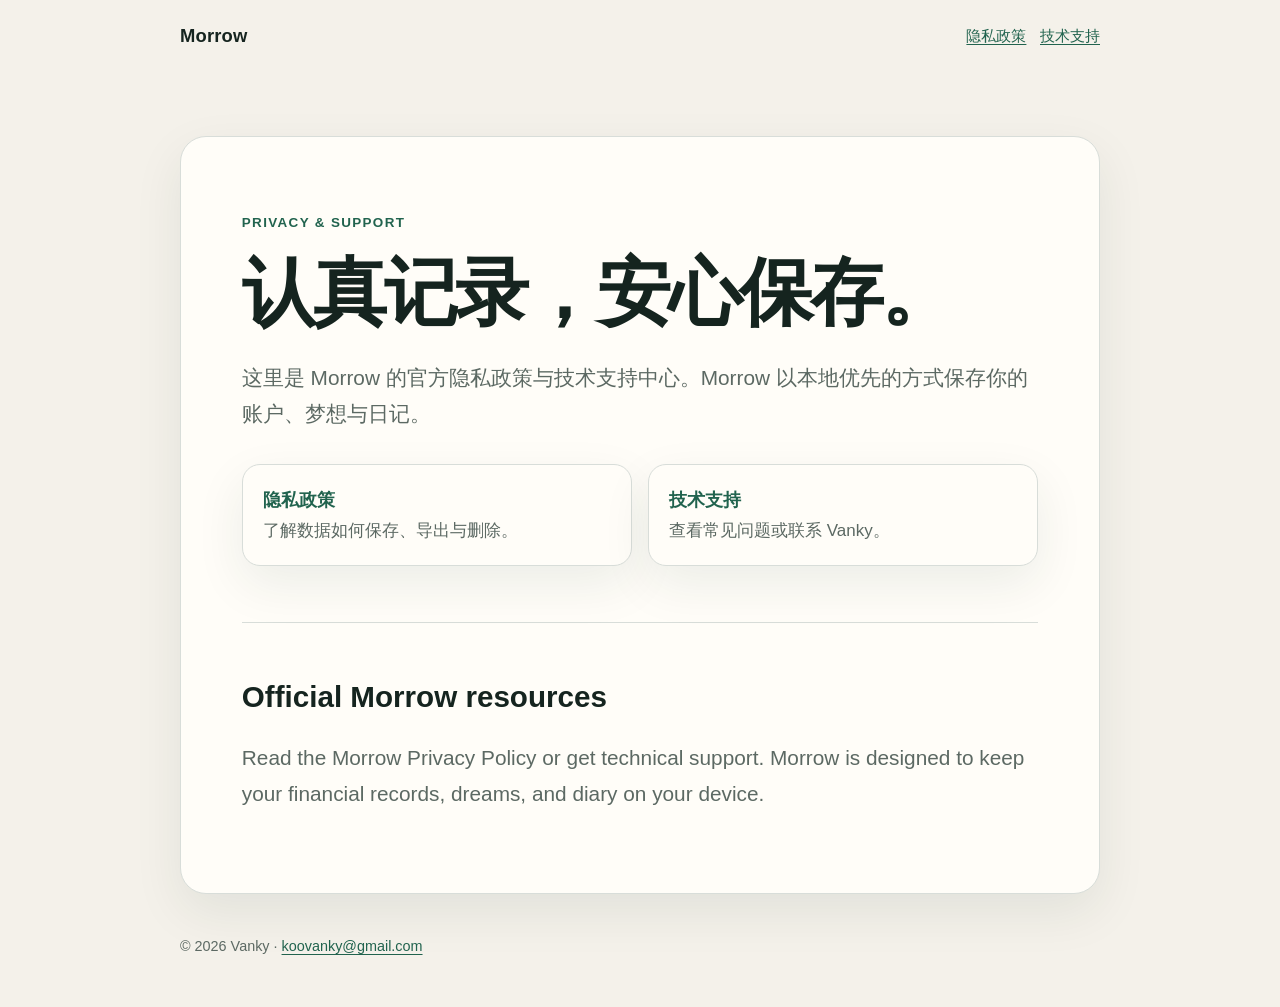
<file: site/index.html>
<!doctype html>
<html lang="zh-Hans">
<head>
  <meta charset="utf-8">
  <meta name="viewport" content="width=device-width, initial-scale=1">
  <meta name="description" content="Morrow 官方隐私政策与技术支持。Official privacy policy and support for Morrow.">
  <meta name="color-scheme" content="light dark">
  <meta http-equiv="Content-Security-Policy" content="default-src 'self'; style-src 'self'; img-src 'self' data:; object-src 'none'; base-uri 'none'; form-action 'none'">
  <title>Morrow · 隐私与支持</title>
  <link rel="canonical" href="https://vankykoo.cn/morrow-support/">
  <link rel="stylesheet" href="assets/styles.css">
</head>
<body>
  <a class="skip-link" href="#content">跳到正文</a>
  <header class="site-header">
    <a class="brand" href="./">Morrow</a>
    <nav aria-label="主导航">
      <a href="privacy/">隐私政策</a>
      <a href="support/">技术支持</a>
    </nav>
  </header>
  <main id="content">
    <section class="hero">
      <p class="eyebrow">Privacy &amp; Support</p>
      <h1>认真记录，安心保存。</h1>
      <p class="lede">这里是 Morrow 的官方隐私政策与技术支持中心。Morrow 以本地优先的方式保存你的账户、梦想与日记。</p>
      <div class="actions">
        <a class="card" href="privacy/">
          <strong>隐私政策</strong>
          <span>了解数据如何保存、导出与删除。</span>
        </a>
        <a class="card" href="support/">
          <strong>技术支持</strong>
          <span>查看常见问题或联系 Vanky。</span>
        </a>
      </div>
      <hr class="language-divider">
      <h2 lang="en">Official Morrow resources</h2>
      <p class="lede" lang="en">Read the Morrow Privacy Policy or get technical support. Morrow is designed to keep your financial records, dreams, and diary on your device.</p>
    </section>
  </main>
  <footer class="site-footer">© 2026 Vanky · <a href="mailto:koovanky@gmail.com">koovanky@gmail.com</a></footer>
</body>
</html>
</file>
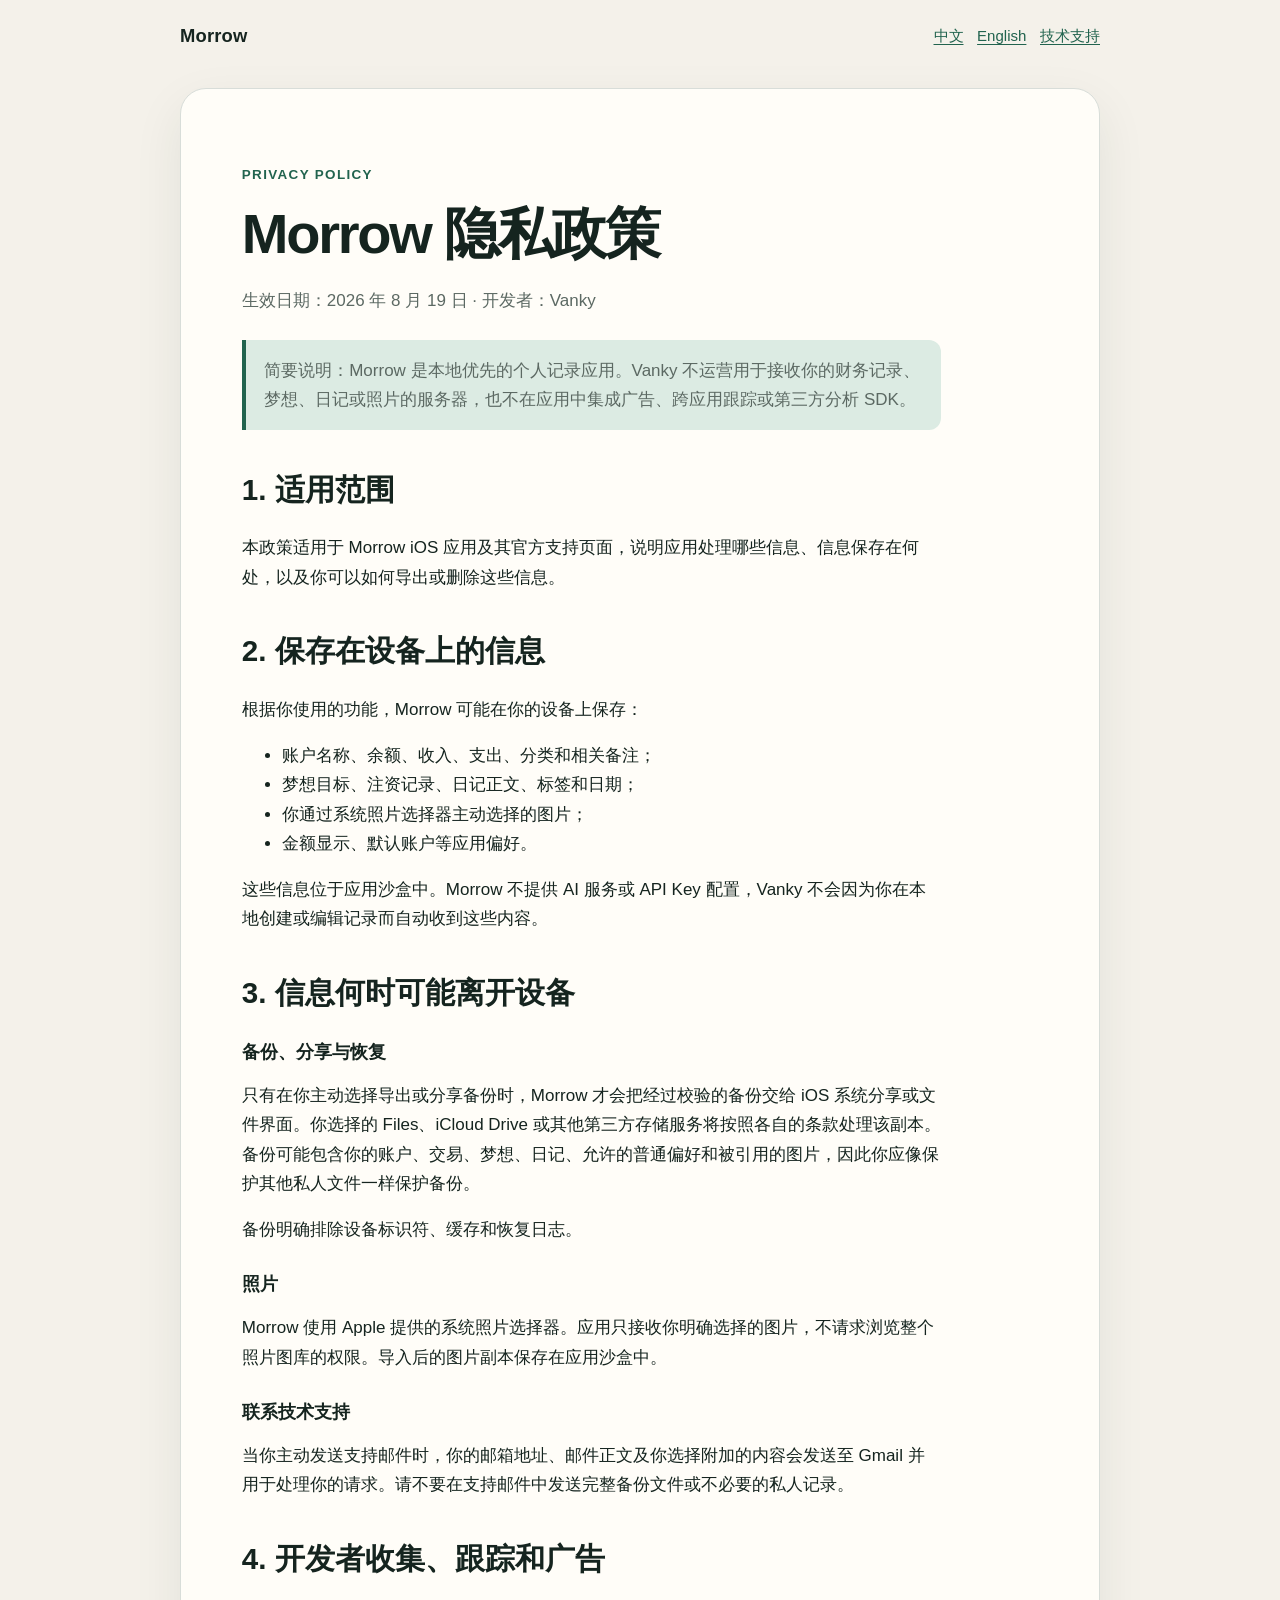
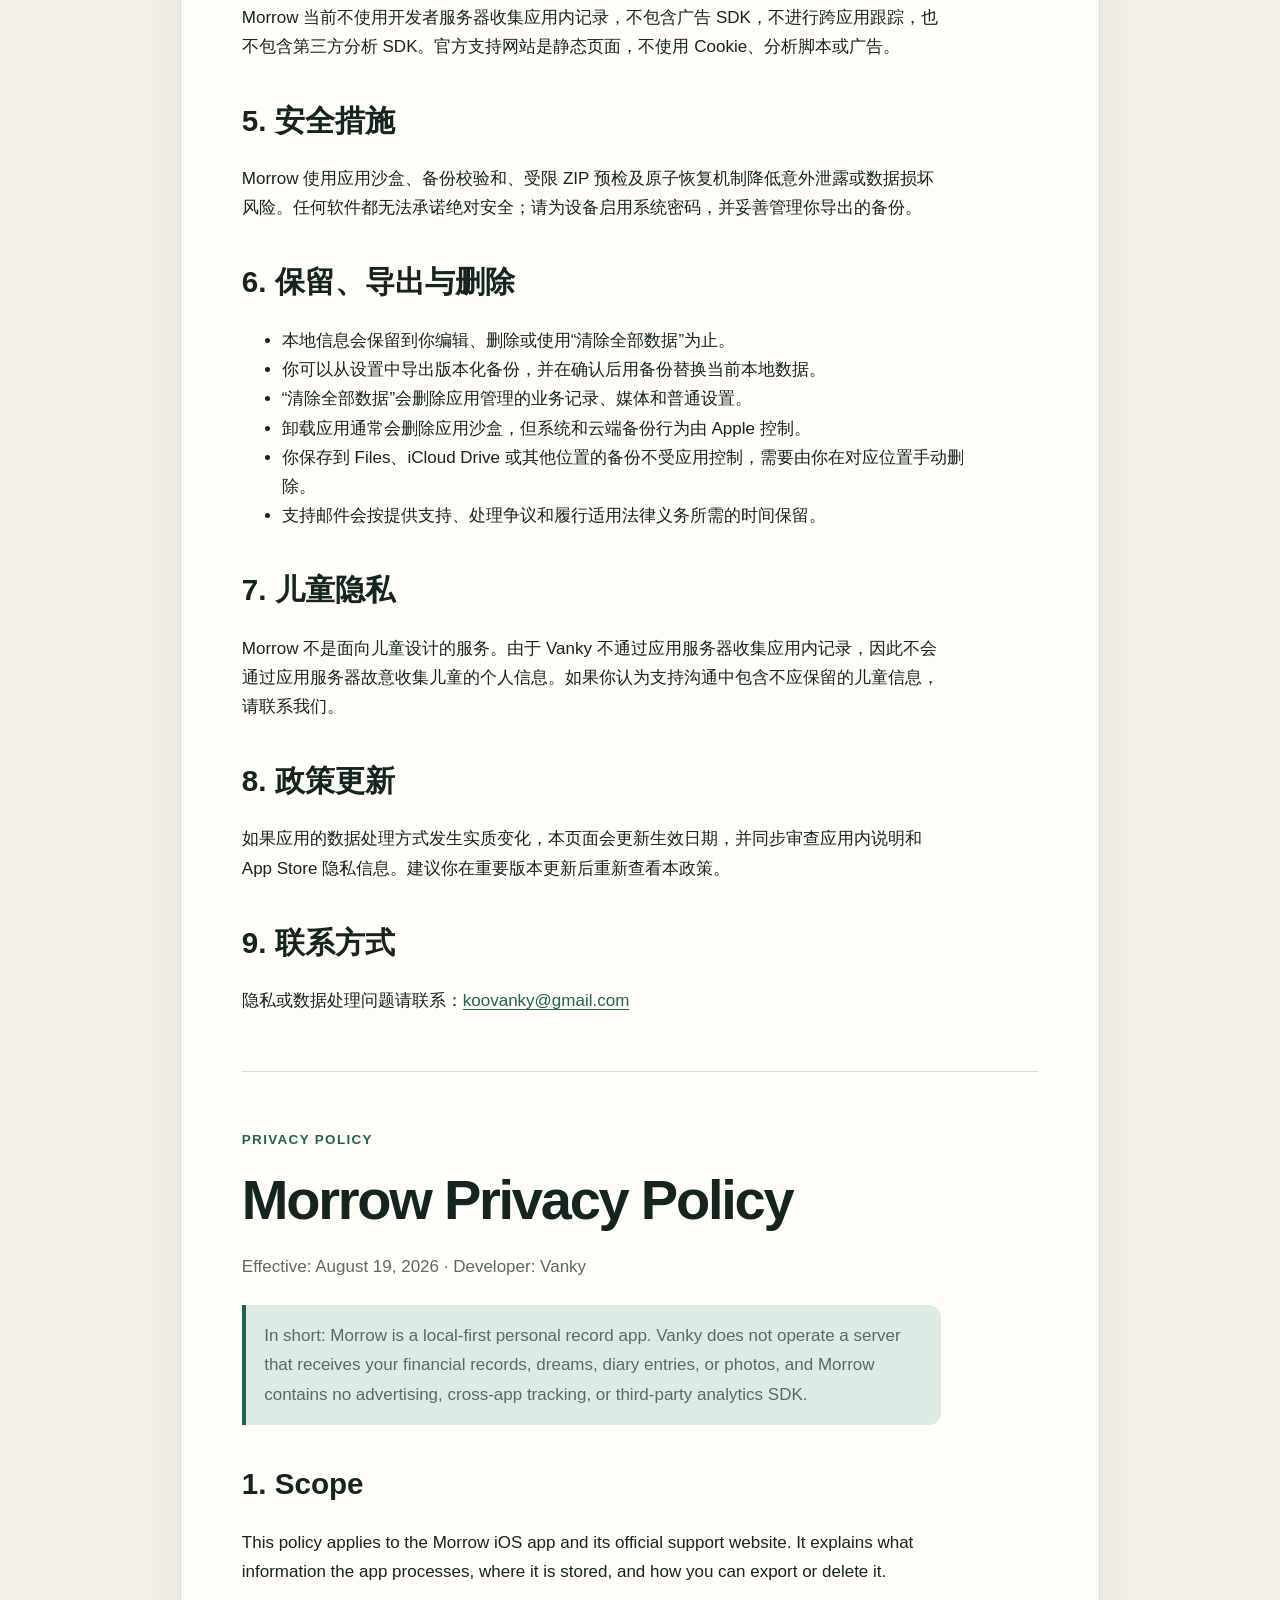
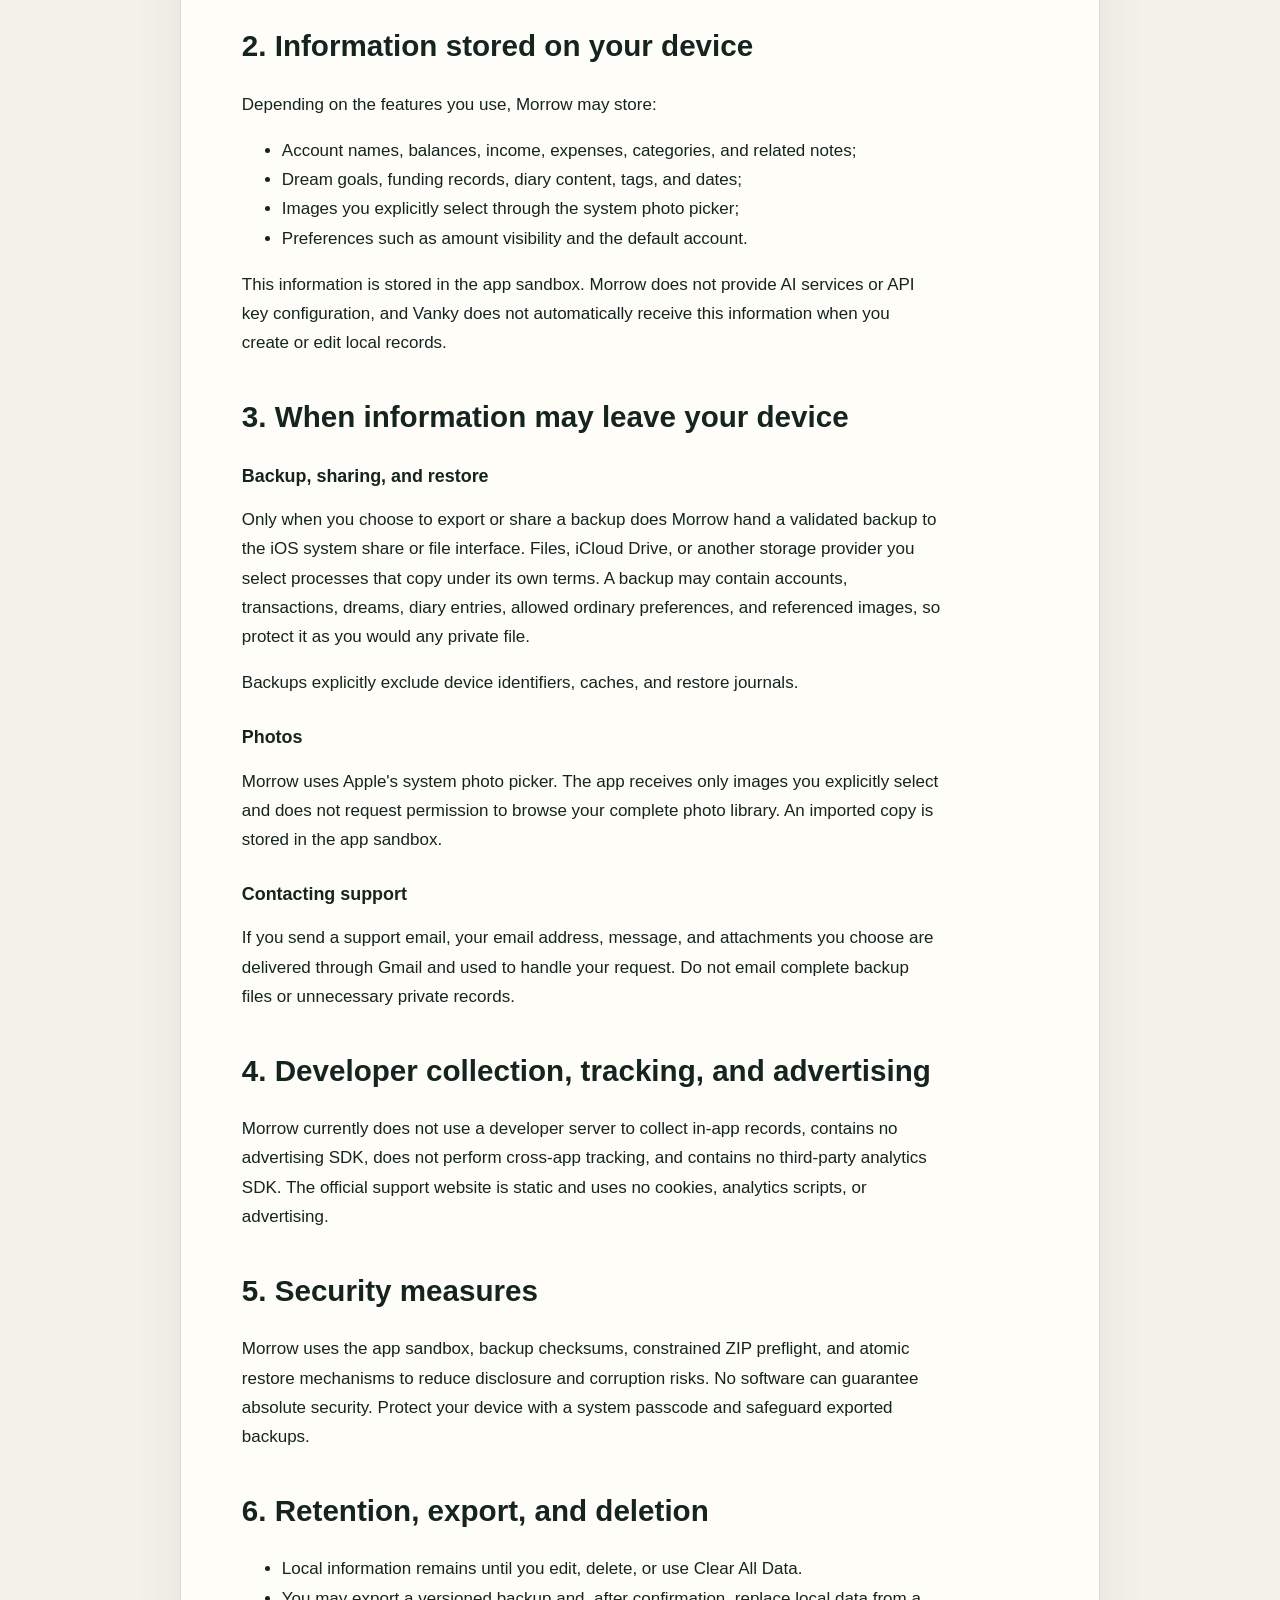
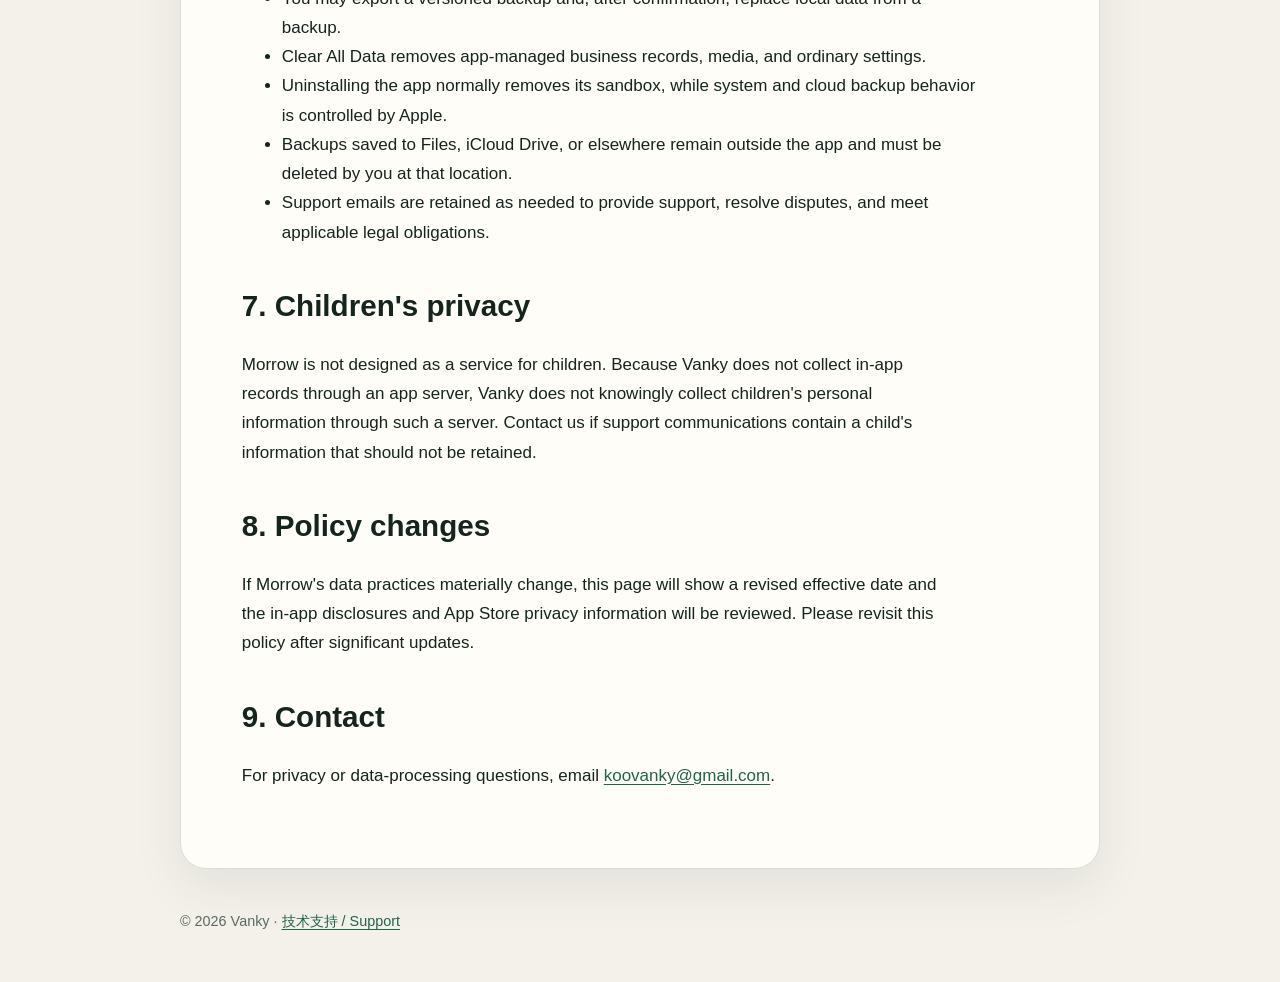
<file: site/privacy/index.html>
<!doctype html>
<html lang="zh-Hans">
<head>
  <meta charset="utf-8">
  <meta name="viewport" content="width=device-width, initial-scale=1">
  <meta name="description" content="Morrow 隐私政策。Morrow Privacy Policy.">
  <meta name="color-scheme" content="light dark">
  <meta http-equiv="Content-Security-Policy" content="default-src 'self'; style-src 'self'; img-src 'self' data:; object-src 'none'; base-uri 'none'; form-action 'none'">
  <title>Morrow 隐私政策</title>
  <link rel="canonical" href="https://vankykoo.cn/morrow-support/privacy/">
  <link rel="stylesheet" href="../assets/styles.css">
</head>
<body>
  <a class="skip-link" href="#content">跳到正文</a>
  <header class="site-header">
    <a class="brand" href="../">Morrow</a>
    <nav aria-label="页面导航">
      <a href="#zh">中文</a>
      <a href="#en">English</a>
      <a href="../support/">技术支持</a>
    </nav>
  </header>
  <main id="content" class="document">
    <article id="zh">
      <p class="eyebrow">Privacy Policy</p>
      <h1>Morrow 隐私政策</h1>
      <p class="meta">生效日期：2026 年 8 月 19 日 · 开发者：Vanky</p>
      <p class="notice">简要说明：Morrow 是本地优先的个人记录应用。Vanky 不运营用于接收你的财务记录、梦想、日记或照片的服务器，也不在应用中集成广告、跨应用跟踪或第三方分析 SDK。</p>

      <h2>1. 适用范围</h2>
      <p>本政策适用于 Morrow iOS 应用及其官方支持页面，说明应用处理哪些信息、信息保存在何处，以及你可以如何导出或删除这些信息。</p>

      <h2>2. 保存在设备上的信息</h2>
      <p>根据你使用的功能，Morrow 可能在你的设备上保存：</p>
      <ul>
        <li>账户名称、余额、收入、支出、分类和相关备注；</li>
        <li>梦想目标、注资记录、日记正文、标签和日期；</li>
        <li>你通过系统照片选择器主动选择的图片；</li>
        <li>金额显示、默认账户等应用偏好。</li>
      </ul>
      <p>这些信息位于应用沙盒中。Morrow 不提供 AI 服务或 API Key 配置，Vanky 不会因为你在本地创建或编辑记录而自动收到这些内容。</p>

      <h2>3. 信息何时可能离开设备</h2>
      <h3>备份、分享与恢复</h3>
      <p>只有在你主动选择导出或分享备份时，Morrow 才会把经过校验的备份交给 iOS 系统分享或文件界面。你选择的 Files、iCloud Drive 或其他第三方存储服务将按照各自的条款处理该副本。备份可能包含你的账户、交易、梦想、日记、允许的普通偏好和被引用的图片，因此你应像保护其他私人文件一样保护备份。</p>
      <p>备份明确排除设备标识符、缓存和恢复日志。</p>

      <h3>照片</h3>
      <p>Morrow 使用 Apple 提供的系统照片选择器。应用只接收你明确选择的图片，不请求浏览整个照片图库的权限。导入后的图片副本保存在应用沙盒中。</p>

      <h3>联系技术支持</h3>
      <p>当你主动发送支持邮件时，你的邮箱地址、邮件正文及你选择附加的内容会发送至 Gmail 并用于处理你的请求。请不要在支持邮件中发送完整备份文件或不必要的私人记录。</p>

      <h2>4. 开发者收集、跟踪和广告</h2>
      <p>Morrow 当前不使用开发者服务器收集应用内记录，不包含广告 SDK，不进行跨应用跟踪，也不包含第三方分析 SDK。官方支持网站是静态页面，不使用 Cookie、分析脚本或广告。</p>

      <h2>5. 安全措施</h2>
      <p>Morrow 使用应用沙盒、备份校验和、受限 ZIP 预检及原子恢复机制降低意外泄露或数据损坏风险。任何软件都无法承诺绝对安全；请为设备启用系统密码，并妥善管理你导出的备份。</p>

      <h2>6. 保留、导出与删除</h2>
      <ul>
        <li>本地信息会保留到你编辑、删除或使用“清除全部数据”为止。</li>
        <li>你可以从设置中导出版本化备份，并在确认后用备份替换当前本地数据。</li>
        <li>“清除全部数据”会删除应用管理的业务记录、媒体和普通设置。</li>
        <li>卸载应用通常会删除应用沙盒，但系统和云端备份行为由 Apple 控制。</li>
        <li>你保存到 Files、iCloud Drive 或其他位置的备份不受应用控制，需要由你在对应位置手动删除。</li>
        <li>支持邮件会按提供支持、处理争议和履行适用法律义务所需的时间保留。</li>
      </ul>

      <h2>7. 儿童隐私</h2>
      <p>Morrow 不是面向儿童设计的服务。由于 Vanky 不通过应用服务器收集应用内记录，因此不会通过应用服务器故意收集儿童的个人信息。如果你认为支持沟通中包含不应保留的儿童信息，请联系我们。</p>

      <h2>8. 政策更新</h2>
      <p>如果应用的数据处理方式发生实质变化，本页面会更新生效日期，并同步审查应用内说明和 App Store 隐私信息。建议你在重要版本更新后重新查看本政策。</p>

      <h2>9. 联系方式</h2>
      <p>隐私或数据处理问题请联系：<a href="mailto:koovanky@gmail.com">koovanky@gmail.com</a></p>
    </article>

    <hr class="language-divider">

    <article id="en" lang="en">
      <p class="eyebrow">Privacy Policy</p>
      <h1>Morrow Privacy Policy</h1>
      <p class="meta">Effective: August 19, 2026 · Developer: Vanky</p>
      <p class="notice">In short: Morrow is a local-first personal record app. Vanky does not operate a server that receives your financial records, dreams, diary entries, or photos, and Morrow contains no advertising, cross-app tracking, or third-party analytics SDK.</p>

      <h2>1. Scope</h2>
      <p>This policy applies to the Morrow iOS app and its official support website. It explains what information the app processes, where it is stored, and how you can export or delete it.</p>

      <h2>2. Information stored on your device</h2>
      <p>Depending on the features you use, Morrow may store:</p>
      <ul>
        <li>Account names, balances, income, expenses, categories, and related notes;</li>
        <li>Dream goals, funding records, diary content, tags, and dates;</li>
        <li>Images you explicitly select through the system photo picker;</li>
        <li>Preferences such as amount visibility and the default account.</li>
      </ul>
      <p>This information is stored in the app sandbox. Morrow does not provide AI services or API key configuration, and Vanky does not automatically receive this information when you create or edit local records.</p>

      <h2>3. When information may leave your device</h2>
      <h3>Backup, sharing, and restore</h3>
      <p>Only when you choose to export or share a backup does Morrow hand a validated backup to the iOS system share or file interface. Files, iCloud Drive, or another storage provider you select processes that copy under its own terms. A backup may contain accounts, transactions, dreams, diary entries, allowed ordinary preferences, and referenced images, so protect it as you would any private file.</p>
      <p>Backups explicitly exclude device identifiers, caches, and restore journals.</p>

      <h3>Photos</h3>
      <p>Morrow uses Apple's system photo picker. The app receives only images you explicitly select and does not request permission to browse your complete photo library. An imported copy is stored in the app sandbox.</p>

      <h3>Contacting support</h3>
      <p>If you send a support email, your email address, message, and attachments you choose are delivered through Gmail and used to handle your request. Do not email complete backup files or unnecessary private records.</p>

      <h2>4. Developer collection, tracking, and advertising</h2>
      <p>Morrow currently does not use a developer server to collect in-app records, contains no advertising SDK, does not perform cross-app tracking, and contains no third-party analytics SDK. The official support website is static and uses no cookies, analytics scripts, or advertising.</p>

      <h2>5. Security measures</h2>
      <p>Morrow uses the app sandbox, backup checksums, constrained ZIP preflight, and atomic restore mechanisms to reduce disclosure and corruption risks. No software can guarantee absolute security. Protect your device with a system passcode and safeguard exported backups.</p>

      <h2>6. Retention, export, and deletion</h2>
      <ul>
        <li>Local information remains until you edit, delete, or use Clear All Data.</li>
        <li>You may export a versioned backup and, after confirmation, replace local data from a backup.</li>
        <li>Clear All Data removes app-managed business records, media, and ordinary settings.</li>
        <li>Uninstalling the app normally removes its sandbox, while system and cloud backup behavior is controlled by Apple.</li>
        <li>Backups saved to Files, iCloud Drive, or elsewhere remain outside the app and must be deleted by you at that location.</li>
        <li>Support emails are retained as needed to provide support, resolve disputes, and meet applicable legal obligations.</li>
      </ul>

      <h2>7. Children's privacy</h2>
      <p>Morrow is not designed as a service for children. Because Vanky does not collect in-app records through an app server, Vanky does not knowingly collect children's personal information through such a server. Contact us if support communications contain a child's information that should not be retained.</p>

      <h2>8. Policy changes</h2>
      <p>If Morrow's data practices materially change, this page will show a revised effective date and the in-app disclosures and App Store privacy information will be reviewed. Please revisit this policy after significant updates.</p>

      <h2>9. Contact</h2>
      <p>For privacy or data-processing questions, email <a href="mailto:koovanky@gmail.com">koovanky@gmail.com</a>.</p>
    </article>
  </main>
  <footer class="site-footer">© 2026 Vanky · <a href="../support/">技术支持 / Support</a></footer>
</body>
</html>
</file>
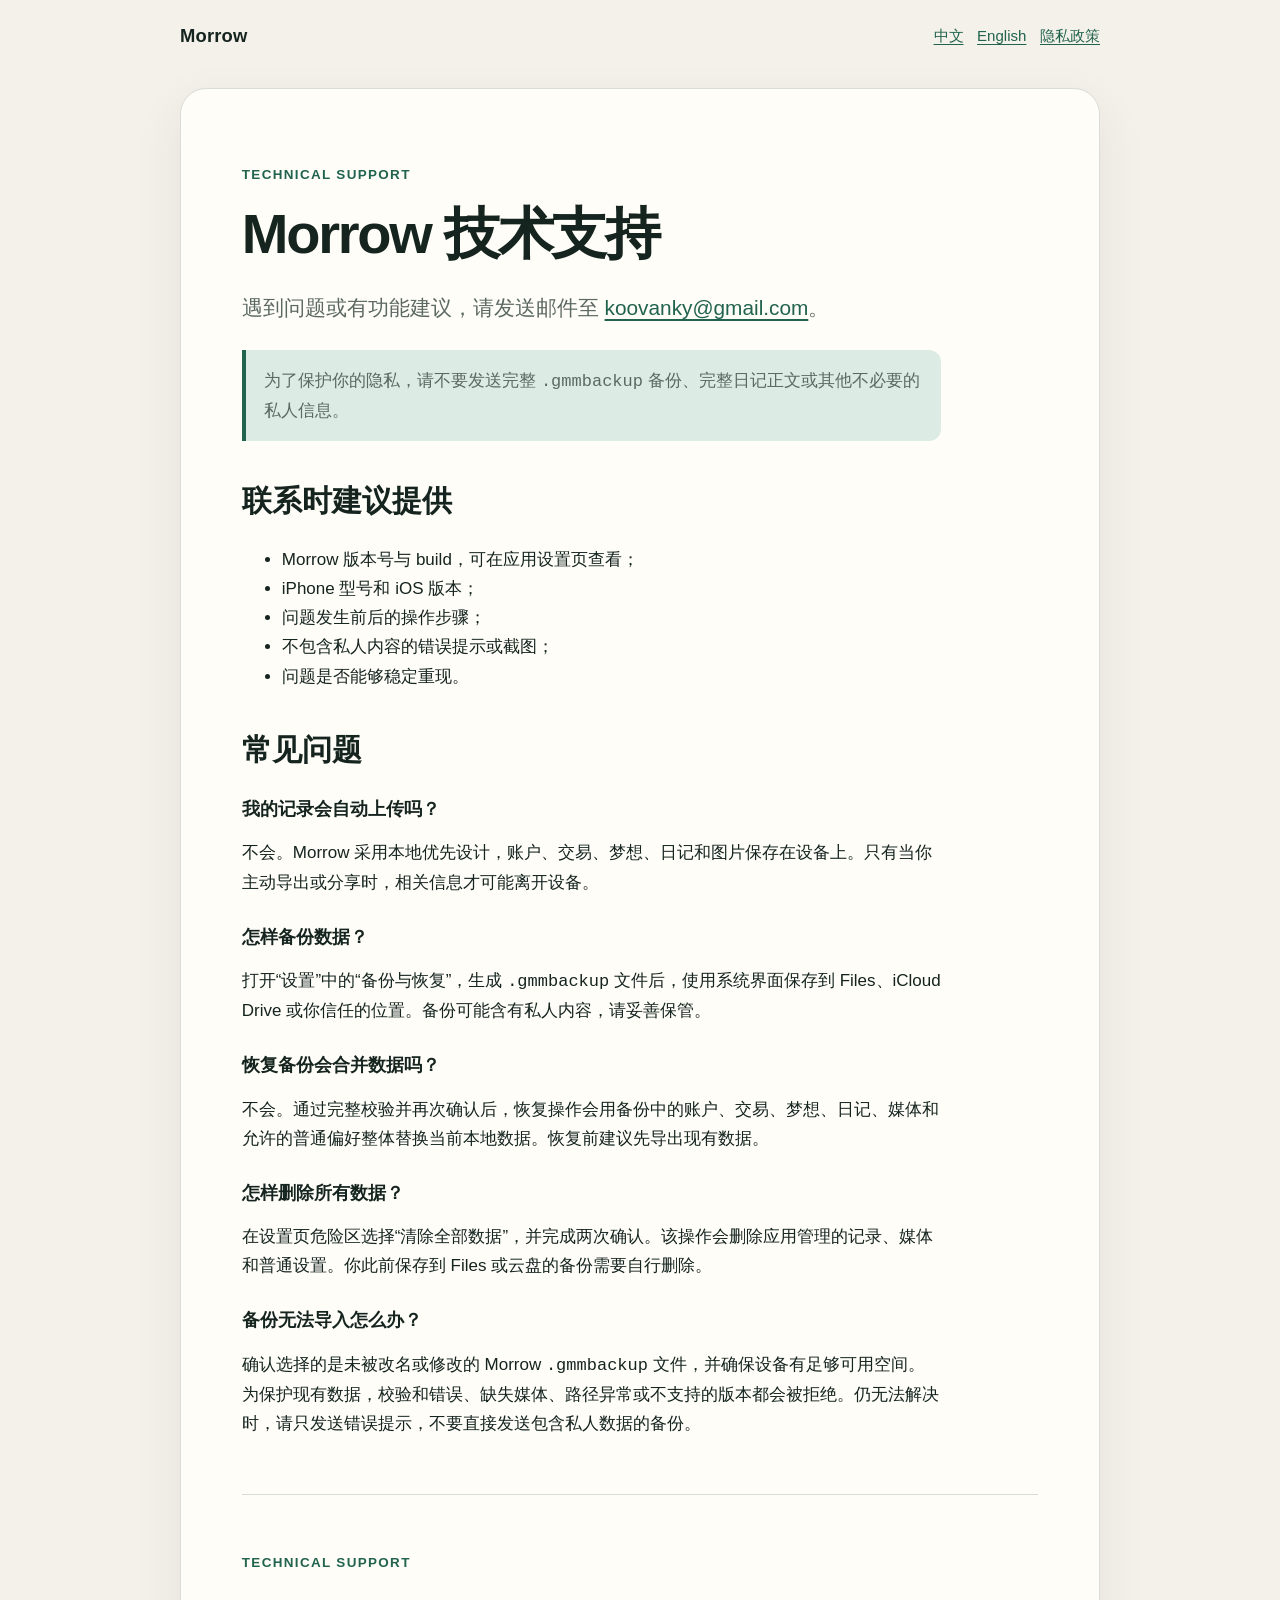
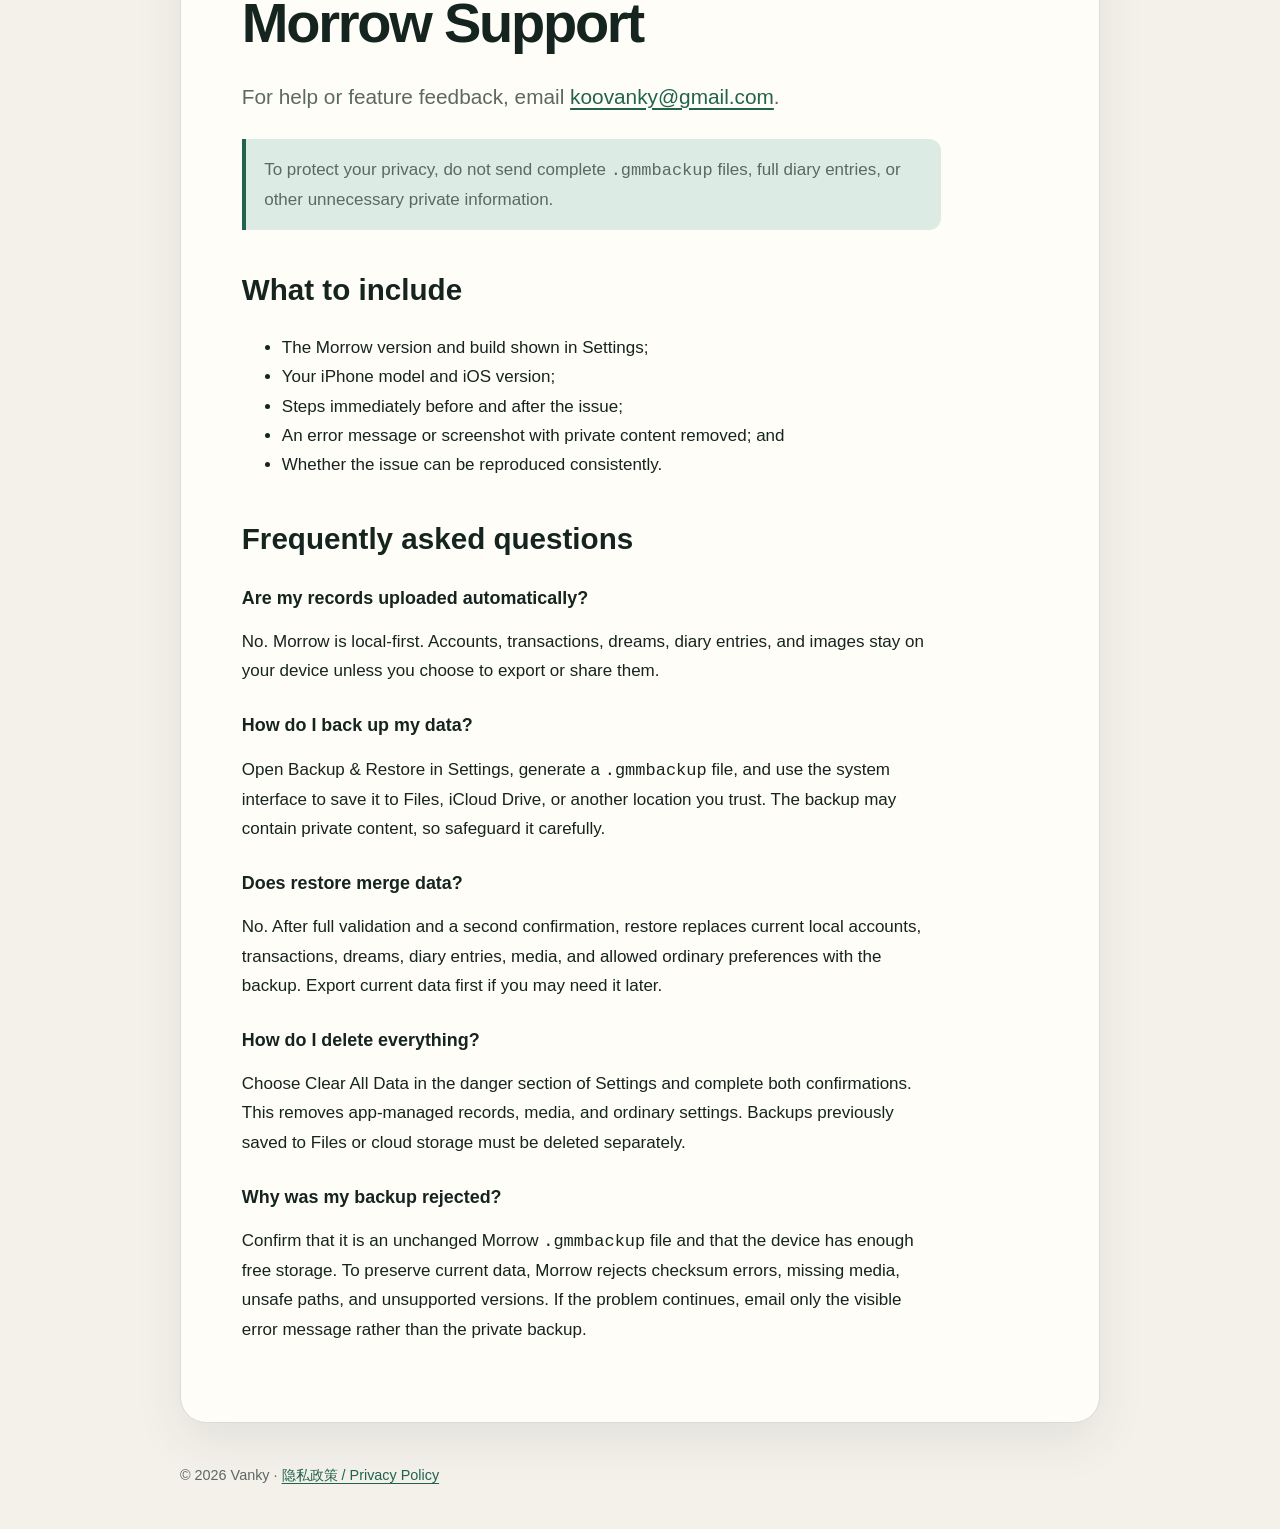
<file: site/support/index.html>
<!doctype html>
<html lang="zh-Hans">
<head>
  <meta charset="utf-8">
  <meta name="viewport" content="width=device-width, initial-scale=1">
  <meta name="description" content="Morrow 技术支持与常见问题。Morrow technical support and FAQ.">
  <meta name="color-scheme" content="light dark">
  <meta http-equiv="Content-Security-Policy" content="default-src 'self'; style-src 'self'; img-src 'self' data:; object-src 'none'; base-uri 'none'; form-action 'none'">
  <title>Morrow 技术支持</title>
  <link rel="canonical" href="https://vankykoo.cn/morrow-support/support/">
  <link rel="stylesheet" href="../assets/styles.css">
</head>
<body>
  <a class="skip-link" href="#content">跳到正文</a>
  <header class="site-header">
    <a class="brand" href="../">Morrow</a>
    <nav aria-label="页面导航">
      <a href="#zh">中文</a>
      <a href="#en">English</a>
      <a href="../privacy/">隐私政策</a>
    </nav>
  </header>
  <main id="content" class="document">
    <article id="zh">
      <p class="eyebrow">Technical Support</p>
      <h1>Morrow 技术支持</h1>
      <p class="lede">遇到问题或有功能建议，请发送邮件至 <a href="mailto:koovanky@gmail.com?subject=Morrow%20技术支持">koovanky@gmail.com</a>。</p>
      <p class="notice">为了保护你的隐私，请不要发送完整 <code>.gmmbackup</code> 备份、完整日记正文或其他不必要的私人信息。</p>

      <h2>联系时建议提供</h2>
      <ul>
        <li>Morrow 版本号与 build，可在应用设置页查看；</li>
        <li>iPhone 型号和 iOS 版本；</li>
        <li>问题发生前后的操作步骤；</li>
        <li>不包含私人内容的错误提示或截图；</li>
        <li>问题是否能够稳定重现。</li>
      </ul>

      <h2>常见问题</h2>
      <h3>我的记录会自动上传吗？</h3>
      <p>不会。Morrow 采用本地优先设计，账户、交易、梦想、日记和图片保存在设备上。只有当你主动导出或分享时，相关信息才可能离开设备。</p>

      <h3>怎样备份数据？</h3>
      <p>打开“设置”中的“备份与恢复”，生成 <code>.gmmbackup</code> 文件后，使用系统界面保存到 Files、iCloud Drive 或你信任的位置。备份可能含有私人内容，请妥善保管。</p>

      <h3>恢复备份会合并数据吗？</h3>
      <p>不会。通过完整校验并再次确认后，恢复操作会用备份中的账户、交易、梦想、日记、媒体和允许的普通偏好整体替换当前本地数据。恢复前建议先导出现有数据。</p>

      <h3>怎样删除所有数据？</h3>
      <p>在设置页危险区选择“清除全部数据”，并完成两次确认。该操作会删除应用管理的记录、媒体和普通设置。你此前保存到 Files 或云盘的备份需要自行删除。</p>

      <h3>备份无法导入怎么办？</h3>
      <p>确认选择的是未被改名或修改的 Morrow <code>.gmmbackup</code> 文件，并确保设备有足够可用空间。为保护现有数据，校验和错误、缺失媒体、路径异常或不支持的版本都会被拒绝。仍无法解决时，请只发送错误提示，不要直接发送包含私人数据的备份。</p>
    </article>

    <hr class="language-divider">

    <article id="en" lang="en">
      <p class="eyebrow">Technical Support</p>
      <h1>Morrow Support</h1>
      <p class="lede">For help or feature feedback, email <a href="mailto:koovanky@gmail.com?subject=Morrow%20Support">koovanky@gmail.com</a>.</p>
      <p class="notice">To protect your privacy, do not send complete <code>.gmmbackup</code> files, full diary entries, or other unnecessary private information.</p>

      <h2>What to include</h2>
      <ul>
        <li>The Morrow version and build shown in Settings;</li>
        <li>Your iPhone model and iOS version;</li>
        <li>Steps immediately before and after the issue;</li>
        <li>An error message or screenshot with private content removed; and</li>
        <li>Whether the issue can be reproduced consistently.</li>
      </ul>

      <h2>Frequently asked questions</h2>
      <h3>Are my records uploaded automatically?</h3>
      <p>No. Morrow is local-first. Accounts, transactions, dreams, diary entries, and images stay on your device unless you choose to export or share them.</p>

      <h3>How do I back up my data?</h3>
      <p>Open Backup &amp; Restore in Settings, generate a <code>.gmmbackup</code> file, and use the system interface to save it to Files, iCloud Drive, or another location you trust. The backup may contain private content, so safeguard it carefully.</p>

      <h3>Does restore merge data?</h3>
      <p>No. After full validation and a second confirmation, restore replaces current local accounts, transactions, dreams, diary entries, media, and allowed ordinary preferences with the backup. Export current data first if you may need it later.</p>

      <h3>How do I delete everything?</h3>
      <p>Choose Clear All Data in the danger section of Settings and complete both confirmations. This removes app-managed records, media, and ordinary settings. Backups previously saved to Files or cloud storage must be deleted separately.</p>

      <h3>Why was my backup rejected?</h3>
      <p>Confirm that it is an unchanged Morrow <code>.gmmbackup</code> file and that the device has enough free storage. To preserve current data, Morrow rejects checksum errors, missing media, unsafe paths, and unsupported versions. If the problem continues, email only the visible error message rather than the private backup.</p>
    </article>
  </main>
  <footer class="site-footer">© 2026 Vanky · <a href="../privacy/">隐私政策 / Privacy Policy</a></footer>
</body>
</html>
</file>
<file: site/assets/styles.css>
:root {
  color-scheme: light dark;
  --canvas: #f4f1ea;
  --surface: #fffdf8;
  --text: #15241f;
  --muted: #5c6963;
  --accent: #21634e;
  --accent-soft: #dcebe3;
  --border: #d8ddd9;
  --shadow: 0 18px 50px rgba(18, 45, 36, 0.08);
  font-family: -apple-system, BlinkMacSystemFont, "Segoe UI", sans-serif;
}

* {
  box-sizing: border-box;
}

html {
  scroll-behavior: smooth;
}

body {
  margin: 0;
  background: var(--canvas);
  color: var(--text);
  font-size: 17px;
  line-height: 1.72;
}

a {
  color: var(--accent);
  text-underline-offset: 0.18em;
}

a:focus-visible,
.card:focus-visible {
  outline: 3px solid var(--accent);
  outline-offset: 4px;
  border-radius: 6px;
}

.skip-link {
  position: absolute;
  left: 1rem;
  top: -5rem;
  z-index: 10;
  padding: 0.75rem 1rem;
  background: var(--surface);
}

.skip-link:focus {
  top: 1rem;
}

.site-header,
.site-footer,
main {
  width: min(100% - 2rem, 920px);
  margin-inline: auto;
}

.site-header {
  display: flex;
  align-items: center;
  justify-content: space-between;
  gap: 1rem;
  padding-block: 1.25rem;
}

.brand {
  color: var(--text);
  font-size: 1.15rem;
  font-weight: 750;
  text-decoration: none;
  letter-spacing: 0.01em;
}

nav {
  display: flex;
  flex-wrap: wrap;
  gap: 0.85rem;
}

nav a {
  font-size: 0.94rem;
}

.hero,
.document,
.card {
  background: var(--surface);
  border: 1px solid var(--border);
  box-shadow: var(--shadow);
}

.hero,
.document {
  border-radius: 26px;
  padding: clamp(1.4rem, 5vw, 3.8rem);
}

.hero {
  margin-top: clamp(1rem, 5vw, 4rem);
}

.eyebrow {
  color: var(--accent);
  font-size: 0.84rem;
  font-weight: 750;
  letter-spacing: 0.1em;
  text-transform: uppercase;
}

h1,
h2,
h3 {
  line-height: 1.25;
  text-wrap: balance;
}

h1 {
  margin: 0.5rem 0 1rem;
  font-size: clamp(2.15rem, 7vw, 4.6rem);
  letter-spacing: -0.04em;
}

.document h1 {
  font-size: clamp(2rem, 6vw, 3.5rem);
}

h2 {
  margin-top: 2.6rem;
  font-size: clamp(1.35rem, 4vw, 1.85rem);
}

h3 {
  margin-top: 1.8rem;
  font-size: 1.12rem;
}

p,
li {
  max-width: 74ch;
}

.lede {
  color: var(--muted);
  font-size: clamp(1.05rem, 3vw, 1.3rem);
}

.actions,
.cards {
  display: grid;
  gap: 1rem;
}

.actions {
  grid-template-columns: repeat(auto-fit, minmax(220px, 1fr));
  margin-top: 2rem;
}

.card {
  display: block;
  min-height: 44px;
  border-radius: 18px;
  padding: 1.25rem;
  color: var(--text);
  text-decoration: none;
}

.card strong {
  display: block;
  color: var(--accent);
  font-size: 1.12rem;
}

.card span {
  color: var(--muted);
}

.document {
  margin-top: 1rem;
}

.meta,
.notice {
  color: var(--muted);
}

.notice {
  margin-block: 1.5rem;
  padding: 1rem 1.15rem;
  border-left: 4px solid var(--accent);
  background: var(--accent-soft);
  border-radius: 0 12px 12px 0;
}

.language-divider {
  height: 1px;
  margin-block: 3.5rem;
  border: 0;
  background: var(--border);
}

.site-footer {
  padding-block: 2.5rem 3rem;
  color: var(--muted);
  font-size: 0.9rem;
}

code {
  overflow-wrap: anywhere;
}

@media (max-width: 620px) {
  .site-header {
    align-items: flex-start;
    flex-direction: column;
  }

  .hero,
  .document {
    border-radius: 20px;
  }
}

@media (prefers-reduced-motion: reduce) {
  html {
    scroll-behavior: auto;
  }
}

@media (prefers-color-scheme: dark) {
  :root {
    --canvas: #101714;
    --surface: #17211d;
    --text: #edf4f0;
    --muted: #b2c0b9;
    --accent: #8ed4b7;
    --accent-soft: #223c32;
    --border: #35443d;
    --shadow: none;
  }
}
</file>
